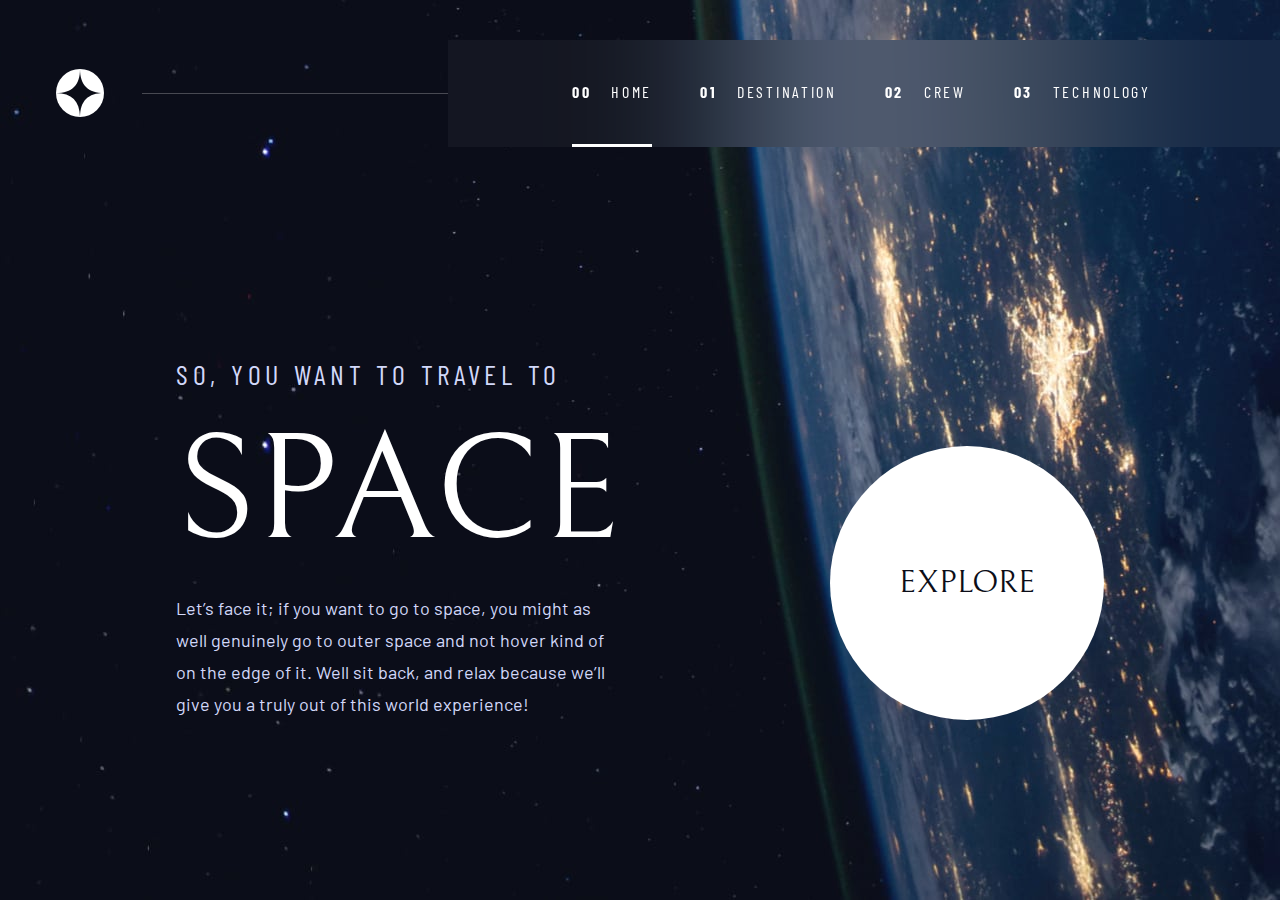
<file: index.html>
<!DOCTYPE html>
<html lang="en">

<head>
  <meta charset="UTF-8">
  <meta name="viewport" content="width=device-width, initial-scale=1.0">

  <link rel="icon" type="image/png" sizes="32x32" href="./assets/favicon-32x32.png">
  <!-- Google fonts -->
  <link rel="preconnect" href="https://fonts.googleapis.com">
  <link rel="preconnect" href="https://fonts.gstatic.com" crossorigin>
  <link
    href="https://fonts.googleapis.com/css2?family=Barlow+Condensed:wght@400;700&family=Bellefair&family=Barlow:wght@400;700&display=swap"
    rel="stylesheet">

  <!-- Custom CSS -->
  <link rel="stylesheet" href="./styles.css">
  <title>Frontend Mentor | Space tourism website</title>
  <script src="index.js" defer></script>
</head>

<body class="home">
  <header class="primary-header">
    <div class="logo">
      <img src="./assets/shared/logo.svg" alt="Space Tourism Logo">
    </div>
    <button class="mobile-nav-toggle" aria-controls="primary-navigation"><span class="sr-only"
        aria-expanded="false">Menu</span></button>
    <nav data-visible="false">
      <ul id="primary-navigation" class="primary-navigation underline-indicators flex">
        <li class="active"><a href="index.html" class="uppercase letter-spacing-2 ff-sans-cond"><span aria-hidden="true">00</span> Home</a></li>
        <li><a href="destination.html" class="uppercase letter-spacing-2 ff-sans-cond"><span aria-hidden="true">01</span> Destination</a></li>
        <li><a href="crew.html" class="uppercase letter-spacing-2 ff-sans-cond"><span aria-hidden="true">02</span> Crew</a></li>
        <li><a href="technology.html" class="uppercase letter-spacing-2 ff-sans-cond"><span aria-hidden="true">03</span> Technology</a></li>
      </ul>
    </nav>
  </header>

  <main class="grid-container grid-container--home">
    <article class="flow">
      <header class="header-content flow">
        <h1 class="ff-sans-cond text-light letter-spacing-1 fs-500 uppercase">So, you want to travel to</h1>
        <p class="ff-serif text-white fs-900 uppercase">Space</p>
      </header>
      <div class="content text-light">
        Let’s face it; if you want to go to space, you might as well genuinely go to
        outer space and not hover kind of on the edge of it. Well sit back, and relax
        because we’ll give you a truly out of this world experience!
      </div>
    </article>

    <div>
      <a href="destination.html" class="large-button uppercase ff-serif text-dark bg-white">Explore</a>
    </div>
  </main>

</body>

</html>
</file>
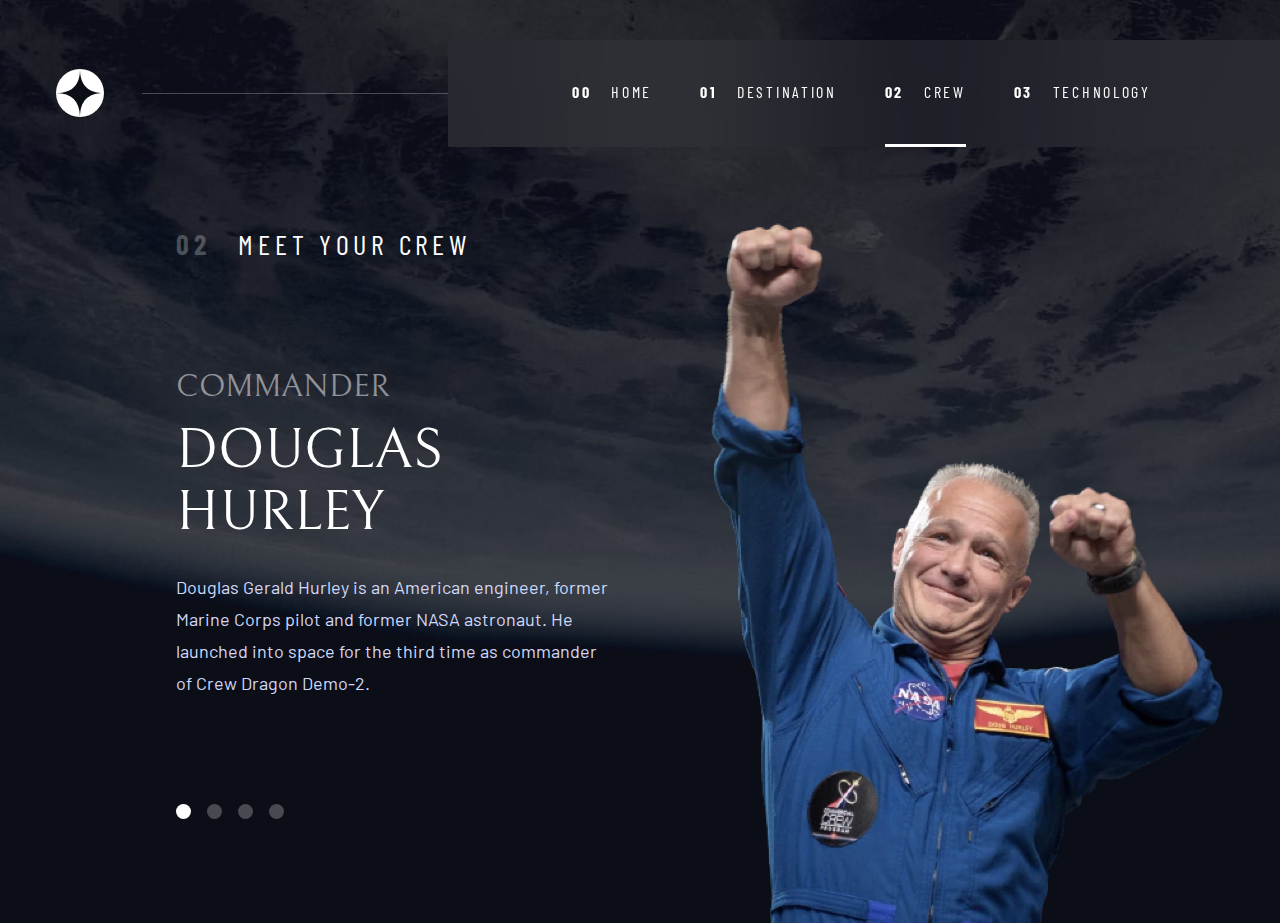
<file: crew.html>
<!DOCTYPE html>
<html lang="en">

<head>
  <meta charset="UTF-8">
  <meta name="viewport" content="width=device-width, initial-scale=1.0">

  <link rel="icon" type="image/png" sizes="32x32" href="./assets/favicon-32x32.png">
  <!-- Google fonts -->
  <link rel="preconnect" href="https://fonts.googleapis.com">
  <link rel="preconnect" href="https://fonts.gstatic.com" crossorigin>
  <link
    href="https://fonts.googleapis.com/css2?family=Barlow+Condensed:wght@400;700&family=Bellefair&family=Barlow:wght@400;700&display=swap"
    rel="stylesheet">

  <!-- Custom CSS -->
  <link rel="stylesheet" href="./styles.css">
  <title>Frontend Mentor | Space tourism website</title>

  <script src="index.js" defer></script>
</head>

<body class="crew">
  <header class="primary-header">
    <div class="logo">
      <img src="./assets/shared/logo.svg" alt="Space Tourism Logo">
    </div>
    <button class="mobile-nav-toggle" aria-controls="primary-navigation"><span class="sr-only"
        aria-expanded="false">Menu</span></button>
    <nav data-visible="false">
      <ul id="primary-navigation" class="primary-navigation underline-indicators flex">
        <li><a href="index.html" class="uppercase letter-spacing-2 ff-sans-cond"><span aria-hidden="true">00</span> Home</a>
        </li>
        <li><a href="destination.html" class="uppercase letter-spacing-2 ff-sans-cond"><span aria-hidden="true">01</span>
            Destination</a></li>
        <li class="active"><a href="crew.html" class="uppercase letter-spacing-2 ff-sans-cond"><span aria-hidden="true">02</span>
            Crew</a></li>
        <li><a href="technology.html" class="uppercase letter-spacing-2 ff-sans-cond"><span aria-hidden="true">03</span>
            Technology</a></li>
      </ul>
    </nav>
  </header>

  <main class="grid-container grid-container--crew">

    <h1 class="numbered-title fs-500 letter-spacing-1 ff-sans-cond uppercase"><span aria-hidden="true">02</span>Meet your crew</h1>

    <!-- Douglas Hurley -->
    <picture id="commander-image">
      <source srcset="assets/crew/image-douglas-hurley.webp" type="image/webp">
      <img src="assets/crew/image-douglas-hurley.png" alt="Douglas Hurley">
    </picture>
    <!-- Mark Shuttleworth -->
    <picture  id="mission-image" hidden>
      <source srcset="assets/crew/image-mark-shuttleworth.webp" type="image/webp">
      <img src="assets/crew/image-mark-shuttleworth.png" alt="Mark Shuttleworth">
    </picture>
    <!-- Victor Glover -->
    <picture id="pilot-image" hidden>
      <source srcset="assets/crew/image-victor-glover.webp" type="image/webp">
      <img src="assets/crew/image-victor-glover.png" alt="Victor Glover">
    </picture>
    <!-- Anousheh Ansari -->
    <picture id="crew-image" hidden>
      <source srcset="assets/crew/image-anousheh-ansari.webp" type="image/webp">
      <img src="assets/crew/image-anousheh-ansari.png" alt="Anousheh Ansari">
    </picture>

    <!-- Douglas Hurley -->
    <article class="crew-info" tabindex="0" role="tabpanel" id="commander-tab">
      <header class="flow">
        <h2 class="fs-600 ff-serif uppercase ">Commander</h2>
        <p class="fs-700 ff-serif uppercase">Douglas Hurley</p>
      </header>
      <div class="content text-light">
        Douglas Gerald Hurley is an American engineer, former Marine Corps pilot
        and former NASA astronaut. He launched into space for the third time as
        commander of Crew Dragon Demo-2.
      </div>
    </article>

    <!-- Mark Shuttleworth -->
    <article class="crew-info" tabindex="0" role="tabpanel" id="mission-tab" hidden>
      <header class="flow">
        <h2 class="fs-600 ff-serif uppercase ">Mission Specialist</h2>
        <p class="fs-700 ff-serif uppercase">Mark Shuttleworth</p>
      </header>
      <div class="content text-light">
        Mark Richard Shuttleworth is the founder and CEO of Canonical, the company behind
        the Linux-based Ubuntu operating system. Shuttleworth became the first South
        African to travel to space as a space tourist.
      </div>
    </article>

    <!-- Victor Glover -->
    <article class="crew-info" tabindex="0" role="tabpanel" id="pilot-tab" hidden>
      <header class="flow">
        <h2 class="fs-600 ff-serif uppercase ">Pilot</h2>
        <p class="fs-700 ff-serif uppercase">Victor Glover</p>
      </header>
      <div class="content text-light">
        Pilot on the first operational flight of the SpaceX Crew Dragon to the
        International Space Station. Glover is a commander in the U.S. Navy where
        he pilots an F/A-18.He was a crew member of Expedition 64, and served as a
        station systems flight engineer.
      </div>
    </article>

    <!-- Anousheh Ansari -->
    <article class="crew-info" tabindex="0" role="tabpanel" id="crew-tab" hidden>
      <header class="flow">
        <h2 class="fs-600 ff-serif uppercase ">Flight Engineer</h2>
        <p class="fs-700 ff-serif uppercase">Anousheh Ansari</p>
      </header>
      <div class="content text-light">
        Anousheh Ansari is an Iranian American engineer and co-founder of Prodea Systems.
        Ansari was the fourth self-funded space tourist, the first self-funded woman to
        fly to the ISS, and the first Iranian in space.
      </div>
    </article>

    <div class="dot-list dot-indicators flex" role="tablist" aria-label="crew member list">
      <button aria-selected="true" aria-controls="commander-tab" role="tab" data-image="commander-image" tabindex="0"><span class="sr-only">The commander</span></button>
      <button aria-selected="false" aria-controls="mission-tab" role="tab" data-image="mission-image" tabindex="-1"><span class="sr-only">The mission specialist</span></button>
      <button aria-selected="false" aria-controls="pilot-tab" role="tab" data-image="pilot-image" tabindex="-1"><span class="sr-only">The pilot</span></button>
      <button aria-selected="false" aria-controls="crew-tab" role="tab" data-image="crew-image" tabindex="-1"><span class="sr-only">The crew engineer</span></button>
    </div>
  </main>

</body>

</html>
</file>
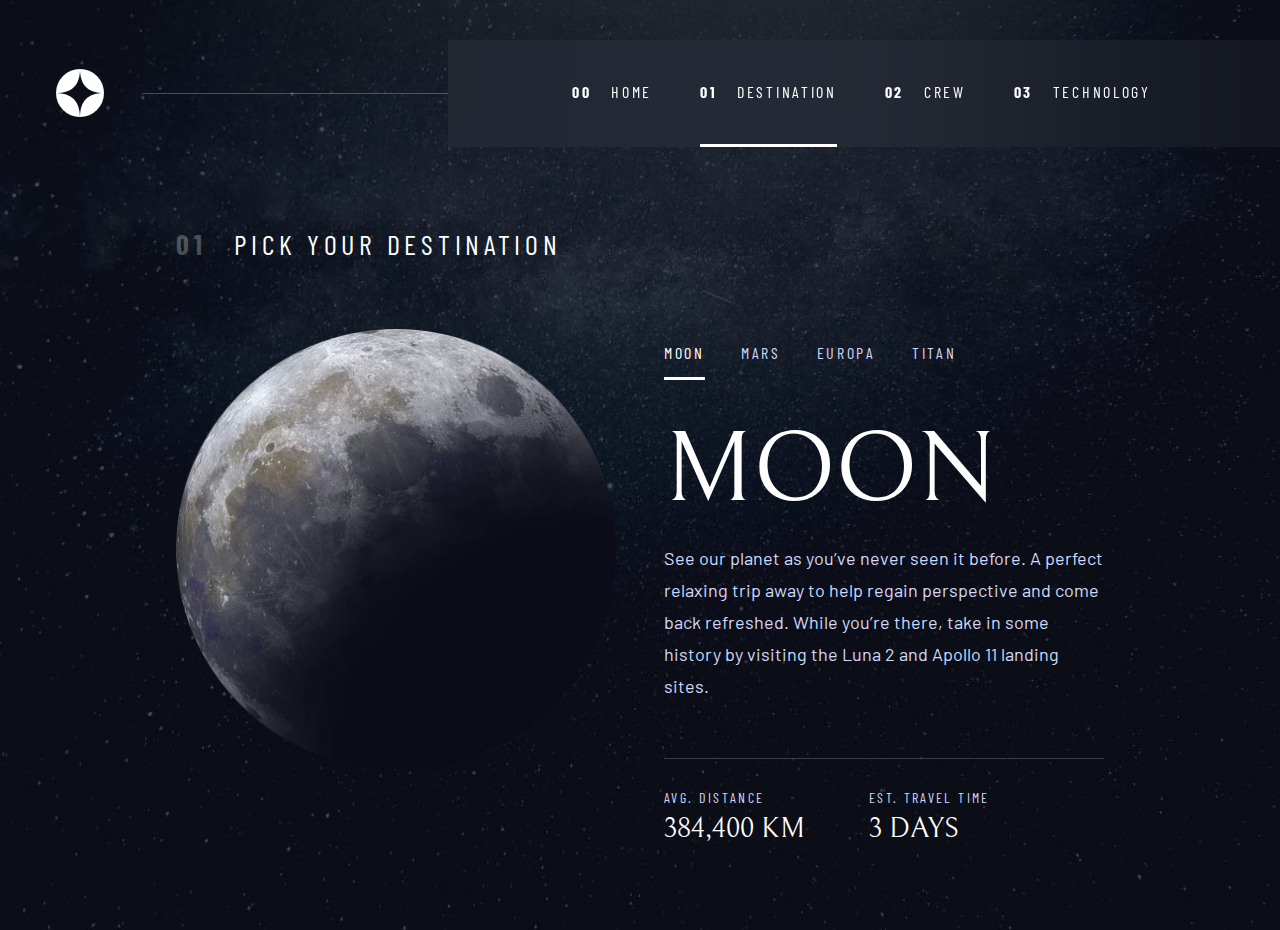
<file: destination.html>
<!DOCTYPE html>
<html lang="en">

<head>
  <meta charset="UTF-8">
  <meta name="viewport" content="width=device-width, initial-scale=1.0">

  <link rel="icon" type="image/png" sizes="32x32" href="./assets/favicon-32x32.png">
  <!-- Google fonts -->
  <link rel="preconnect" href="https://fonts.googleapis.com">
  <link rel="preconnect" href="https://fonts.gstatic.com" crossorigin>
  <link
    href="https://fonts.googleapis.com/css2?family=Barlow+Condensed:wght@400;700&family=Bellefair&family=Barlow:wght@400;700&display=swap"
    rel="stylesheet">

  <!-- Custom CSS -->
  <link rel="stylesheet" href="./styles.css">
  <title>Frontend Mentor | Space tourism website</title>

  <script src="index.js" defer></script>
</head>

<body class="destination">
  <header class="primary-header">
    <div class="logo">
      <img src="./assets/shared/logo.svg" alt="Space Tourism Logo">
    </div>
    <button class="mobile-nav-toggle" aria-controls="primary-navigation"><span class="sr-only"
        aria-expanded="false">Menu</span></button>
    <nav data-visible="false">
      <ul id="primary-navigation" class="primary-navigation underline-indicators flex">
        <li><a href="index.html" class="uppercase letter-spacing-2 ff-sans-cond"><span aria-hidden="true">00</span> Home</a>
        </li>
        <li class="active"><a href="destination.html" class="uppercase letter-spacing-2 ff-sans-cond"><span aria-hidden="true">01</span>
            Destination</a></li>
        <li><a href="crew.html" class="uppercase letter-spacing-2 ff-sans-cond"><span aria-hidden="true">02</span> Crew</a></li>
        <li><a href="technology.html" class="uppercase letter-spacing-2 ff-sans-cond"><span aria-hidden="true">03</span> Technology</a></li>
      </ul>
    </nav>
  </header>

  <main class="grid-container grid-container--destination">

    <h1 class="numbered-title fs-500 letter-spacing-1 ff-sans-cond uppercase"><span aria-hidden="true">01</span>Pick your destination</h1>

    <!-- the moon -->
    <picture id="moon-image">
      <source srcset="assets/destination/image-moon.webp" type="image/webp">
      <img src="assets/destination/image-moon.png" alt="the moon">
    </picture>
    <!-- the planet mars -->
    <picture hidden id="mars-image">
      <source srcset="assets/destination/image-mars.webp" type="image/webp">
      <img src="assets/destination/image-mars.png" alt="the planet mars">
    </picture>
    <!-- the planet europa -->
    <picture hidden id="europa-image">
      <source srcset="assets/destination/image-europa.webp" type="image/webp">
      <img src="assets/destination/image-europa.png" alt="the planet europa">
    </picture>
    <!-- the moon titan -->
    <picture hidden id="titan-image">
      <source srcset="assets/destination/image-titan.webp" type="image/webp">
      <img src="assets/destination/image-titan.png" alt="the moon titan">
    </picture>

    <div class="tab-list underline-indicators flex" role="tablist" aria-label="destination list">
      <button aria-selected="true" role="tab" aria-controls="moon-tab" data-image="moon-image"
        class="uppercase ff-sans-cond text-light fs-300 letter-spacing-2" tabindex="0">Moon</button>
      <button aria-selected="false" role="tab" aria-controls="mars-tab" data-image="mars-image"
        class="uppercase ff-sans-cond text-light fs-300 letter-spacing-2" tabindex="-1">Mars</button>
      <button aria-selected="false" role="tab" aria-controls="europa-tab" data-image="europa-image"
        class="uppercase ff-sans-cond text-light fs-300 letter-spacing-2" tabindex="-1">Europa</button>
      <button aria-selected="false" role="tab" aria-controls="titan-tab" data-image="titan-image"
        class="uppercase ff-sans-cond text-light fs-300 letter-spacing-2" tabindex="-1">Titan</button>
    </div>

    <!-- the moon -->
    <article class="destination-info" id="moon-tab" tabindex="0" role="tabpanel">
      <h2 class="fs-800 uppercase ff-serif">Moon</h2>
      <p class="content text-light">See our planet as you’ve never seen it before. A perfect relaxing trip away to help
        regain perspective and come back refreshed. While you’re there, take in some history
        by visiting the Luna 2 and Apollo 11 landing sites.</p>

      <div class="destination-meta flex">
        <div>
          <h3 class="text-light ff-sans-cond letter-spacing-3 fs-200 uppercase">Avg. distance</h3>
          <p class="ff-serif uppercase">384,400 km</p>
        </div>
        <div>
          <h3 class="text-light ff-sans-cond letter-spacing-3 fs-200 uppercase">Est. travel time</h3>
          <p class="ff-serif uppercase">3 days</p>
        </div>
      </div>
    </article>

    <!-- the planet mars -->
    <article class="destination-info" id="mars-tab" tabindex="0" role="tabpanel" hidden>
      <h2 class="fs-800 uppercase ff-serif">Mars</h2>
      <p class="content text-light">Don’t forget to pack your hiking boots. You’ll need them to tackle Olympus Mons, 
        the tallest planetary mountain in our solar system. It’s two and a half times 
        the size of Everest!</p>

      <div class="destination-meta flex">
        <div>
          <h3 class="text-light ff-sans-cond letter-spacing-3 fs-200 uppercase">Avg. distance</h3>
          <p class="ff-serif uppercase">225 mil. km</p>
        </div>
        <div>
          <h3 class="text-light ff-sans-cond letter-spacing-3 fs-200 uppercase">Est. travel time</h3>
          <p class="ff-serif uppercase">9 months</p>
        </div>
      </div>
    </article>

    <!-- the planet europa -->
    <article class="destination-info" id="europa-tab" tabindex="0" role="tabpanel" hidden>
      <h2 class="fs-800 uppercase ff-serif">Europa</h2>
      <p class="content text-light">The smallest of the four Galilean moons orbiting Jupiter, Europa is a 
        winter lover’s dream. With an icy surface, it’s perfect for a bit of 
        ice skating, curling, hockey, or simple relaxation in your snug 
        wintery cabin.</p>

      <div class="destination-meta flex">
        <div>
          <h3 class="text-light ff-sans-cond letter-spacing-3 fs-200 uppercase">Avg. distance</h3>
          <p class="ff-serif uppercase">628 mil. km</p>
        </div>
        <div>
          <h3 class="text-light ff-sans-cond letter-spacing-3 fs-200 uppercase">Est. travel time</h3>
          <p class="ff-serif uppercase">3 years</p>
        </div>
      </div>
    </article>

    <!-- the moon titan -->
    <article class="destination-info" id="titan-tab" tabindex="0" role="tabpanel" hidden>
      <h2 class="fs-800 uppercase ff-serif">Titan</h2>
      <p class="content text-light">The only moon known to have a dense atmosphere other than Earth, Titan 
        is a home away from home (just a few hundred degrees colder!). As a 
        bonus, you get striking views of the Rings of Saturn.</p>

      <div class="destination-meta flex">
        <div>
          <h3 class="text-light ff-sans-cond letter-spacing-3 fs-200 uppercase">Avg. distance</h3>
          <p class="ff-serif uppercase">1.6 bil. km</p>
        </div>
        <div>
          <h3 class="text-light ff-sans-cond letter-spacing-3 fs-200 uppercase">Est. travel time</h3>
          <p class="ff-serif uppercase">7 years</p>
        </div>
      </div>
    </article>
  </main>
</body>

</html>
</file>
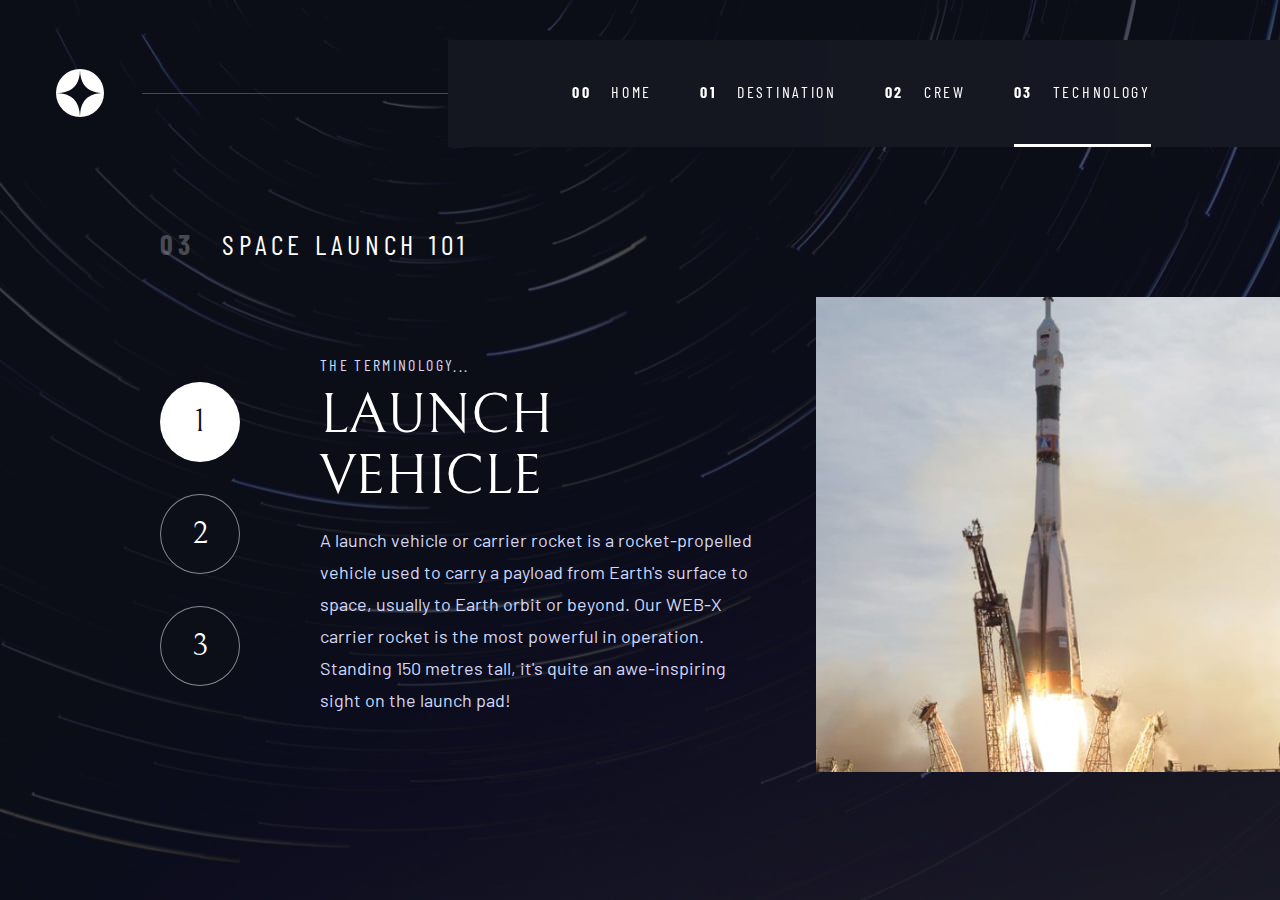
<file: technology.html>
<!DOCTYPE html>
<html lang="en">

<head>
  <meta charset="UTF-8">
  <meta name="viewport" content="width=device-width, initial-scale=1.0">

  <link rel="icon" type="image/png" sizes="32x32" href="./assets/favicon-32x32.png">
  <!-- Google fonts -->
  <link rel="preconnect" href="https://fonts.googleapis.com">
  <link rel="preconnect" href="https://fonts.gstatic.com" crossorigin>
  <link
    href="https://fonts.googleapis.com/css2?family=Barlow+Condensed:wght@400;700&family=Bellefair&family=Barlow:wght@400;700&display=swap"
    rel="stylesheet">

  <!-- Custom CSS -->
  <link rel="stylesheet" href="./styles.css">
  <title>Frontend Mentor | Space tourism website</title>

  <script src="index.js" defer></script>
</head>

<body class="technology">
  <header class="primary-header">
    <div class="logo">
      <img src="./assets/shared/logo.svg" alt="Space Tourism Logo">
    </div>
    <button class="mobile-nav-toggle" aria-controls="primary-navigation"><span class="sr-only"
        aria-expanded="false">Menu</span></button>
    <nav data-visible="false">
      <ul id="primary-navigation" class="primary-navigation underline-indicators flex">
        <li><a href="index.html" class="uppercase letter-spacing-2 ff-sans-cond"><span aria-hidden="true">00</span> Home</a>
        </li>
        <li><a href="destination.html" class="uppercase letter-spacing-2 ff-sans-cond"><span aria-hidden="true">01</span>
            Destination</a></li>
        <li><a href="crew.html" class="uppercase letter-spacing-2 ff-sans-cond"><span aria-hidden="true">02</span>
            Crew</a></li>
        <li class="active"><a href="technology.html" class="uppercase letter-spacing-2 ff-sans-cond"><span aria-hidden="true">03</span>
            Technology</a></li>
      </ul>
    </nav>
  </header>

  <main class="grid-container grid-container--technology">
    <h1 class="numbered-title fs-500 letter-spacing-1 ff-sans-cond uppercase"><span aria-hidden="true">03</span>Space launch 101</h1>

    <!-- Launch Vehicle -->
    <picture id="launch-image">
      <source media="(max-width: 64em)" srcset="./assets/technology/image-launch-vehicle-landscape.jpg">
      <img src="./assets/technology/image-launch-vehicle-portrait.jpg" alt="Launch Vehicle">
    </picture>
    <!-- Spaceport -->
    <picture id="spaceport-image" hidden>
      <source media="(max-width: 64em)" srcset="./assets/technology/image-spaceport-landscape.jpg">
      <img src="./assets/technology/image-spaceport-portrait.jpg" alt="Spaceport">
    </picture>
    <!-- Space Capsule -->
    <picture id="space-capsule-image" hidden>
      <source media="(max-width: 64em)" srcset="./assets/technology/image-space-capsule-landscape.jpg">
      <img src="./assets/technology/image-space-capsule-portrait.jpg" alt="Space Capsule">
    </picture>
    
    <!-- Launch Vehicle -->
    <article class="technology-info" tabindex="0" role="tabpanel" id="launch-tab" >
      <header>
        <h2 class="ff-sans-cond text-light letter-spacing-3 uppercase">The terminology...</h2>
        <p class="ff-serif fs-700 uppercase">Launch vehicle</p>
      </header>
      <div class="content text-light">
        A launch vehicle or carrier rocket is a rocket-propelled vehicle used to carry a
        payload from Earth's surface to space, usually to Earth orbit or beyond. Our
        WEB-X carrier rocket is the most powerful in operation. Standing 150 metres tall,
        it's quite an awe-inspiring sight on the launch pad!
      </div>
    </article>

    <!-- Spaceport -->
    <article class="technology-info" tabindex="0" role="tabpanel" id="spaceport-tab" hidden>
      <header>
        <h2 class="ff-sans-cond text-light letter-spacing-3 uppercase">The terminology...</h2>
        <p class="ff-serif fs-700 uppercase">Spaceport</p>
      </header>
      <div class="content text-light">
        A spaceport or cosmodrome is a site for launching (or receiving) spacecraft,
        by analogy to the seaport for ships or airport for aircraft. Based in the
        famous Cape Canaveral, our spaceport is ideally situated to take advantage
        of the Earth’s rotation for launch.
      </div>
    </article>

    <!-- Space Capsule -->
    <article class="technology-info" tabindex="0" role="tabpanel" id="space-capsule-tab" hidden>
      <header>
        <h2 class="ff-sans-cond text-light letter-spacing-3 uppercase">The terminology...</h2>
        <p class="ff-serif fs-700 uppercase">Space capsule</p>
      </header>
      <div class="content text-light">
        A space capsule is an often-crewed spacecraft that uses a blunt-body reentry
        capsule to reenter the Earth's atmosphere without wings. Our capsule is where
        you'll spend your time during the flight. It includes a space gym, cinema,
        and plenty of other activities to keep you entertained.
      </div>
    </article>

    <div class="number-list number-indicators flex" role="tablist" aria-label="technology list">
      <button aria-selected="true" aria-controls="launch-tab" role="tab" data-image="launch-image" tabindex="0"><span class="sr-only">Launch Vehicle</span>1</button>
      <button aria-selected="false" aria-controls="spaceport-tab" role="tab" data-image="spaceport-image" tabindex="-1"><span class="sr-only">Spaceport</span>2</button>
      <button aria-selected="false" aria-controls="space-capsule-tab" role="tab" data-image="space-capsule-image" tabindex="-1"><span class="sr-only">Space capsule</span>3</button>
    </div>
  </main>

</body>

</html>
</file>
<file: styles.css>
/* ------------------- */
/* Custom properties   */
/* ------------------- */

:root {
    /* colors */
    --clr-dark: 230 35% 7%;
    --clr-light: 231 77% 90%;
    --clr-white: 0 0% 100%;

    /* font-sizes */
    --fs-900: 9.375rem;
    --fs-800: 6.25rem;
    --fs-700: 3.5rem;
    --fs-600: 2rem;
    --fs-500: 1.75rem;
    --fs-400: 1.125rem;
    --fs-300: 1rem;
    --fs-200: 0.875rem;

    /* font-families */
    --ff-serif: "Bellefair", serif;
    --ff-sans-cond: "Barlow Condensed", sans-serif;
    --ff-sans-normal: "Barlow", sans-serif;
}

@media (max-width: 64em) {
    :root {
        --fs-500: 1.25rem;
        --fs-800: 5rem;
        --fs-700: 2.5rem;
        --fs-600: 1.5rem;
    }
}

@media (max-width: 48em) {
    :root {
        --fs-900: 5rem;
        --fs-800: 3.5rem;
        --fs-700: 1.5rem;
        --fs-600: 1rem;
        --fs-500: 1rem;
    }
}


/* ------------------- */
/* Reset               */
/* ------------------- */

/* https://piccalil.li/blog/a-modern-css-reset/ */

/* Box sizing */
*,
*::before,
*::after {
    box-sizing: border-box;
}

/* Reset margins */
body,
h1,
h2,
h3,
h4,
h5,
p,
figure,
picture {
    margin: 0;
}

h1,
h2,
h3,
h4,
h5,
h6,
p {
    font-weight: 400;
}

/* set up the body */
body {
    font-family: var(--ff-sans-normal);
    font-size: var(--fs-400);
    color: hsl(var(--clr-white));
    background-color: hsl(var(--clr-dark));
    line-height: 1.5;
    min-height: 100vh;
}

/* make images easier to work with */
img,
picutre {
    max-width: 100%;
    display: block;
}

/* make form elements easier to work with */
input,
button,
textarea,
select {
    padding: 0;
    font: inherit;
}

/* remove animations for people who've turned them off */
@media (prefers-reduced-motion: reduce) {

    *,
    *::before,
    *::after {
        animation-duration: 0.01ms !important;
        animation-iteration-count: 1 !important;
        transition-duration: 0.01ms !important;
        scroll-behavior: auto !important;
    }
}


/* ------------------- */
/* Utility classes     */
/* ------------------- */

/* general */

.flex {
    display: flex;
    gap: var(--gap, 1rem);
}

.grid {
    display: grid;
    gap: var(--gap, 1rem);
}

.flow>*:where(:not(:first-child)) {
    margin-top: var(--flow-space, 1rem);
}

.d-block {
    display: block;
}

.container {
    padding-inline: 2em;
    margin-inline: auto;
    max-width: 90rem;
}

.sr-only {
    position: absolute;
    width: 1px;
    height: 1px;
    padding: 0;
    margin: -1px;
    overflow: hidden;
    clip: rect(0, 0, 0, 0);
    white-space: nowrap;
    border: 0;
}

/* colors */

.bg-dark {
    background-color: hsl(var(--clr-dark));
}

.bg-accent {
    background-color: hsl(var(--clr-light));
}

.bg-white {
    background-color: hsl(var(--clr-white));
}

.text-dark {
    color: hsl(var(--clr-dark));
}

.text-light {
    color: hsl(var(--clr-light));
}

.text-white {
    color: hsl(var(--clr-white));
}

/* typography */

.ff-serif {
    font-family: var(--ff-serif);
}

.ff-sans-cond {
    font-family: var(--ff-sans-cond);
}

.ff-sans-normal {
    font-family: var(--ff-sans-normal);
}

.letter-spacing-1 {
    letter-spacing: 4.72px;
}

.letter-spacing-2 {
    letter-spacing: 2.7px;
}

.letter-spacing-3 {
    letter-spacing: 2.35px;
}

.uppercase {
    text-transform: uppercase;
}

.fs-900 {
    font-size: var(--fs-900);
}

.fs-800 {
    font-size: var(--fs-800);
}

.fs-700 {
    font-size: var(--fs-700);
}

.fs-600 {
    font-size: var(--fs-600);
}

.fs-500 {
    font-size: var(--fs-500);
}

.fs-400 {
    font-size: var(--fs-400);
}

.fs-300 {
    font-size: var(--fs-300);
}

.fs-200 {
    font-size: var(--fs-200);
}

.fs-900,
.fs-800,
.fs-700,
.fs-600 {
    line-height: 1.1;
}


/* ------------------- */
/* Compontents         */
/* ------------------- */

.underline-indicators>* {
    cursor: pointer;
    border: 0;
    border-bottom: 3px solid hsl(var(--clr-white)/0);
    padding-block: var(--underline-gap, 1rem);
    background-color: transparent;
}

.underline-indicators>*:hover,
.underline-indicators>*:focus {
    border-color: hsl(var(--clr-white)/0.5);
}

.underline-indicators>*:hover,
.underline-indicators>*:focus {
    border-color: hsl(var(--clr-white) / .5);
}

.underline-indicators>.active,
.underline-indicators>[aria-selected="true"] {
    color: hsl(var(--clr-white) / 1);
    border-color: hsl(var(--clr-white) / 1);
}

.numbered-title span {
    font-weight: 700;
    color: hsl(var(--clr-white)/0.25);
    margin-right: 1.75rem;
}

.tab-list {
    --gap: 2.25rem;
    --underline-gap: 0.75rem;
}

.dot-indicators>* {
    cursor: pointer;
    border: 0;
    border-radius: 50%;
    width: 15px;
    height: 15px;
    background-color: hsl(var(--clr-white) / .25);
    --gap: 1.5rem;
}

.dot-indicators>*:hover,
.dot-indicators>*:focus {
    background-color: hsl(var(--clr-white) / .5);
}

.dot-indicators>[aria-selected="true"] {
    background-color: hsl(var(--clr-white) / 1);
}

.number-indicators>* {
    cursor: pointer;
    border: 1px solid hsl(var(--clr-white) / .5);
    width: 5rem;
    height: 5rem;
    border-radius: 50%;
    color: hsl(var(--clr-white));
    background-color: hsl(var(--clr-dark));
}

.number-indicators>*:hover,
.number-indicators>*:focus {
    border: 1px solid hsl(var(--clr-white));
}

.number-indicators>[aria-selected="true"] {
    color: hsl(var(--clr-dark));
    background-color: hsl(var(--clr-white));
}

.number-list{
    --gap:2rem;
    flex-direction: column;
    font-size: var(--fs-600);
    font-family: var(--ff-serif);
}

/* Primary Header */

.primary-header {
    display: flex;
    align-items: center;
    justify-content: space-between;
    margin: 2.5rem 0 2.5rem 3.5rem;
}

.primary-header::after {
    content: '';
    position: relative;
    height: 1px;
    background-color: hsl(var(--clr-white)/0.25);
    order: 1;
    width: 100%;
    margin-right: -2.5rem;
}

.logo {
    min-width: 3rem;
    margin-right: clamp(1rem, 3vw, 4rem);
}

.mobile-nav-toggle {
    display: none;
}

.primary-header nav {
    order: 2;
    min-width: max(52rem, 50vw);
    padding-left: 7.75rem;
    background: rgba(255, 255, 255, 0.04);
    backdrop-filter: blur(81.5485px);
}

@media (max-width:48em){
    .primary-header nav {
        background: rgba(0, 0, 0, 0.9);
    }
}

.primary-navigation {
    --gap: 3rem;
    --underline-gap: 2.4rem;
    list-style: none;
    margin: 0;
    padding: 0;
}

.primary-navigation a {
    text-decoration: none;
    font-size: var(--fs-300);
    color: hsl(var(--clr-white));
}

.primary-navigation a span {
    font-weight: 700;
    margin-right: 0.875rem;
}

@media (max-width: 64em) {

    .primary-header::after,
    .primary-navigation a span {
        display: none;
    }

    .primary-header {
        margin: 0 0 0 2.5rem;
    }

    .primary-header nav {
        min-width: unset;
        width: auto;
        padding-inline: 3rem;
    }
}


@media (max-width: 48em) {

    .primary-header {
        margin: 1.5rem 0 0 1.5rem;
    }

    .logo {
        min-width: unset;
        width: 2.5rem;
    }

    .mobile-nav-toggle {
        display: block;
        position: absolute;
        z-index: 100;
        right: 1.5rem;
        top: 2rem;
        background: url(./assets/shared/icon-hamburger.svg) center no-repeat;
        background-color: transparent;
        width: 1.5rem;
        aspect-ratio: 1;
        border: 0;
    }

    .mobile-nav-toggle[aria-expanded="true"] {
        background-image: url(./assets/shared/icon-close.svg);
    }

    .mobile-nav-toggle:focus-visible {
        outline: 3px solid white;
        outline-offset: 3px;
    }

    .primary-header nav {
        position: fixed;
        z-index: 10;
        inset: 0 0 0 40%;
        padding: min(20rem, 15vh) 2rem;
        transform: translateX(100%);
        transition: transform 500ms ease-in-out;
        background: rgba(0, 0, 0, 0.9);
    }

    .primary-header nav[data-visible="true"] {
        transform: translateX(0);
    }

    .primary-navigation {
        flex-direction: column;
        --gap: 0;
        --underline-gap: 1rem;
    }

    @supports (backdrop-filter: blur(81.5485px)){
        .primary-header nav {
            background: rgba(255, 255, 255, 0.04);
            backdrop-filter: blur(81.5485px);
        }
    }
}

/* --------------------------- */
/* Page Specific Design        */
/* --------------------------- */

/* Page Specific Background */

.home {
    background: url("./assets/home/background-home-desktop.jpg") center center/cover no-repeat;
}

.destination {
    background: url("./assets/destination/background-destination-desktop.jpg") center center/cover no-repeat;
}

.crew {
    background: url("./assets/crew/background-crew-desktop.jpg") center center/cover no-repeat;
}

.technology {
    background: url("./assets/technology/background-technology-desktop.jpg") center center/cover no-repeat;
}

@media (max-width: 64em) {
    .home {
        background: url("./assets/home/background-home-tablet.jpg") center center/cover no-repeat;
    }

    .destination {
        background: url("./assets/destination/background-destination-tablet.jpg") center center/cover no-repeat;
    }

    .crew {
        background: url("./assets/crew/background-crew-tablet.jpg") center center/cover no-repeat;
    }

    .technology {
        background: url("./assets/technology/background-technology-tablet.jpg") center center/cover no-repeat;
    }
}

@media (max-width: 48em) {
    .home {
        background: url("./assets/home/background-home-mobile.jpg") center center/cover no-repeat;
    }

    .destination {
        background: url("./assets/destination/background-destination-mobile.jpg") center center/cover no-repeat;
    }

    .crew {
        background: url("./assets/crew/background-crew-mobile.jpg") center center/cover no-repeat;
    }

    .technology {
        background: url("./assets/technology/background-technology-mobile.jpg") center center/cover no-repeat;
    }
}

/* --------Home Page-----------*/

@media (min-width:1921px) {
    .grid-container {
        max-width: 120rem;
        margin: auto;
    }
    
}

body {
    display: grid;
    grid-template-rows: min-content 1fr;
}

.grid-container {
    display: grid;
    grid-template-columns: minmax(3.5rem, 10vw) repeat(2, 1fr) minmax(3.5rem, 10vw);
    column-gap: 3rem;
    overflow-x: hidden;
}

.grid-container--home {
    align-items: end;
    padding-bottom: max(8.25rem, 20vh);
}


.grid-container--home>*:first-child {
    grid-column: 2;
}

.grid-container--home>*:last-child {
    grid-column: 3;
    justify-self: end;
}

.large-button {
    font-size: 2rem;
    position: relative;
    z-index: 1;
    display: inline-grid;
    place-items: center;
    width: 17.125rem;
    height: 17.125rem;
    border-radius: 50%;
    text-decoration: none;
}

.large-button::after {
    content: '';
    position: absolute;
    z-index: -1;
    width: 100%;
    height: 100%;
    background: hsl(var(--clr-white) / .1);
    border-radius: 50%;
    opacity: 0;
    transition: opacity 500ms linear, transform 750ms ease-in-out;
}

.large-button:hover::after,
.large-button:focus::after {
    opacity: 1;
    transform: scale(1.5);
}

.content {
    max-width: 45ch;
    line-height: 32px;
}

/* --------Destination Page-----------*/

.grid-container--destination {
    justify-items: start;
    align-content: start;
    grid-template-areas:
        ". title title ."
        ". image tabs ."
        ". image content .";
    margin-top: 2.25rem;
    padding-bottom: 5rem;
}

.grid-container--destination>.tab-list {
    grid-area: tabs;
    margin-bottom: 2.25rem;
}

.grid-container--destination>.numbered-title {
    grid-area: title;
    margin-bottom: 4rem;
}

.grid-container--destination>picture {
    grid-area: image;
}

.destination-info {
    grid-area: content;
}

.destination-info>h2 {
    margin-bottom: 1rem;
}

.destination-meta {
    justify-content: start;
    margin-top: 3.5rem;
    padding-top: 1.75rem;
    border-top: 1px solid #383B4B;
    --gap: 4rem;
}

.destination-meta p {
    font-size: 1.75rem;
}

/* --------Crew Page-----------*/

.grid-container--crew {
    align-items: start;
    grid-template-areas:
        ". title image ."
        ". content image ."
        ". dots image .";
    margin-top: 2.25rem;
}

.grid-container--crew>.dot-list {
    grid-area: dots;
}

.grid-container--crew>.numbered-title {
    grid-area: title;
}

.grid-container--crew>picture {
    grid-area: image;
    justify-self: center;
    grid-column: span 2;
    align-self: end;
    width: 85%; 
}

.crew-info {
    grid-area: content;
}

.crew-info>.content {
    margin-top: 1.75rem;
}

.crew-info h2 {
    color: hsl(var(--clr-white) / .5);
}

/* --------Technology Page-----------*/

.grid-container--technology {
    align-items: start;
    grid-template-columns: minmax(3.5rem, 10vw) minmax(6rem, 10vw) repeat(2, 1fr);
    grid-template-areas:
        ". title title title"
        ". numbers content image"
        ". numbers content image";
    margin-top: 2.25rem;
    padding-bottom: max(6.25rem, 14vh);
    column-gap: 2rem;
}

.grid-container--technology>.number-list {
    grid-area: numbers;
    align-self: center;
}

.grid-container--technology>.numbered-title {
    grid-area: title;
    margin-bottom: 1.75rem;
}

.grid-container--technology>picture {
    grid-area: image;
    justify-self: end;
    align-self: center;
    /* width: 90%; */
}

.technology-info {
    grid-area: content;
    align-self: center;
}

.technology-info h2{
    font-size: var(--fs-300);
    margin-bottom: 0.5rem;
}

.technology-info>.content {
    margin-top: 1rem;
}

@media (max-width: 64em) {

    /* --------Home Page-----------*/

    .grid-container {
        place-items: center;
        grid-template-columns: 1fr;
        text-align: center;
    }

    .grid-container--home {
        padding-bottom: 5.625rem;
        margin-top: 6.5rem;
        --gap: 9.75rem;
    }

    .content {
        max-width: 50ch;
        font-size: var(--fs-300);
        line-height: 28px;
    }

    .large-button {
        width: 15.125rem;
        height: 15.125rem;
    }

    .grid-container--home>*:first-child,
    .grid-container--home>*:last-child {
        grid-column: 1;
        justify-self: unset;
    }

    /* --------Destination Page-----------*/

    .grid-container--destination {
        align-items: center;
        grid-template-areas:
            "title"
            "image"
            "tabs"
            "content";
        margin-top: 2.5rem;
        padding-bottom: 4rem;
    }

    .grid-container--destination>.tab-list {
        margin-top: 3.5rem;
    }

    .grid-container--destination>.numbered-title {
        justify-self: start;
        margin-left: 2.5rem;
    }

    .grid-container--destination>picture {
        width: 18.75rem;
    }

    .destination-info>.content {
        max-width: 65ch;
    }

    .destination-meta {
        --gap: 0;
        justify-content: space-around;
    }


    /* --------Crew Page-----------*/

    .grid-container--crew {
        align-items: center;
        grid-template-areas:
            "title"
            "content"
            "dots"
            "image";
        margin-top: 2.5rem;
    }

    .grid-container--crew>.dot-list {
        margin-block: 2.5rem;
    }

    .grid-container--crew>.numbered-title {
        justify-self: start;
        margin-left: 2.5rem;
        margin-bottom: 3.75rem;
    }

    .grid-container--crew>picture {
        width: 27rem;
    }

    .dot-indicators>* {
        --gap: 1rem;
        width: 10px;
        height: 10px;
    }

    /* --------Technology Page-----------*/

.grid-container--technology {
    align-items: center;
    grid-template-columns: 1fr;
    grid-template-areas:
        "title"
        "image"
        "numbers"
        "content";
    margin-top: 2.5rem;
    padding-bottom: 6rem;
}

.grid-container--technology>.number-list {
    --gap:1rem;
    flex-direction: row;
    justify-content: center;
    margin-block: 3.5rem;
}

.number-indicators>* {
    width: 3.75rem;
    height: 3.75rem;
}

.grid-container--technology>.numbered-title {
    justify-self: start;
    margin-left: 2.5rem;
    margin-bottom: 3.75rem;
}

.grid-container--technology>picture {
    justify-self: center;
    width: 100%;
}

.grid-container--technology>picture>img {
    width: 100%;
}

}

@media (max-width: 48em) {

    /* --------Home Page-----------*/

    .grid-container--home {
        padding: 3rem 1.5rem;
        margin-top: 0;
        --gap: 5rem;
    }

    .large-button {
        font-size: 1.25rem;
        width: 9.375rem;
        height: 9.375rem;
    }

    /* --------Destination Page-----------*/

    .grid-container--destination {
        margin-top: 1.5rem;
        padding: 0 1.5rem 3.5rem;
    }

    .grid-container--destination>.tab-list {
        margin-block: 1.75rem;
    }

    .grid-container--destination>.numbered-title {
        justify-self: center;
        margin-left: 0;
        margin-bottom: 2rem;
    }

    .grid-container--destination>picture {
        min-width: 10.625rem;
        width: 40%;
    }

    .destination-meta {
        margin-top: 2rem;
        padding-top: 2rem;
        --gap: 2rem;
        justify-content: center;
        flex-direction: column;
    }

    /* --------Crew Page-----------*/

    .grid-container--crew {
        margin-top: 1.5rem;
        padding: 0 1.5rem 5rem;
        grid-template-areas:
            "title"
            "image"
            "dots"
            "content";
    }

    .grid-container--crew>.dot-list {
        margin-block: 2rem;
    }

    .grid-container--crew>.numbered-title {
        justify-self: center;
        margin-left: 0;
        margin-bottom: 2rem;
    }

    .grid-container--crew>picture {
        min-width: 20.5rem;
        width: 40%;
        border-bottom: 1px solid hsl(var(--clr-white) / .25);
    }


    /* --------Technology Page-----------*/

    .grid-container--technology {
        margin-top: 1.5rem;
        padding: 0 0 5rem;
    }

    .grid-container--technology>.number-list {
        margin-block: 2rem;
    }

    .number-indicators > *{
        width: 2.5rem;
        height: 2.5rem;
    }

    .grid-container--technology>.numbered-title {
        justify-self: center;
        margin-left: 0;
        margin-bottom: 2rem;
    }

    .technology-info h2{
        font-size: var(--fs-200);
    }
    
}
</file>
